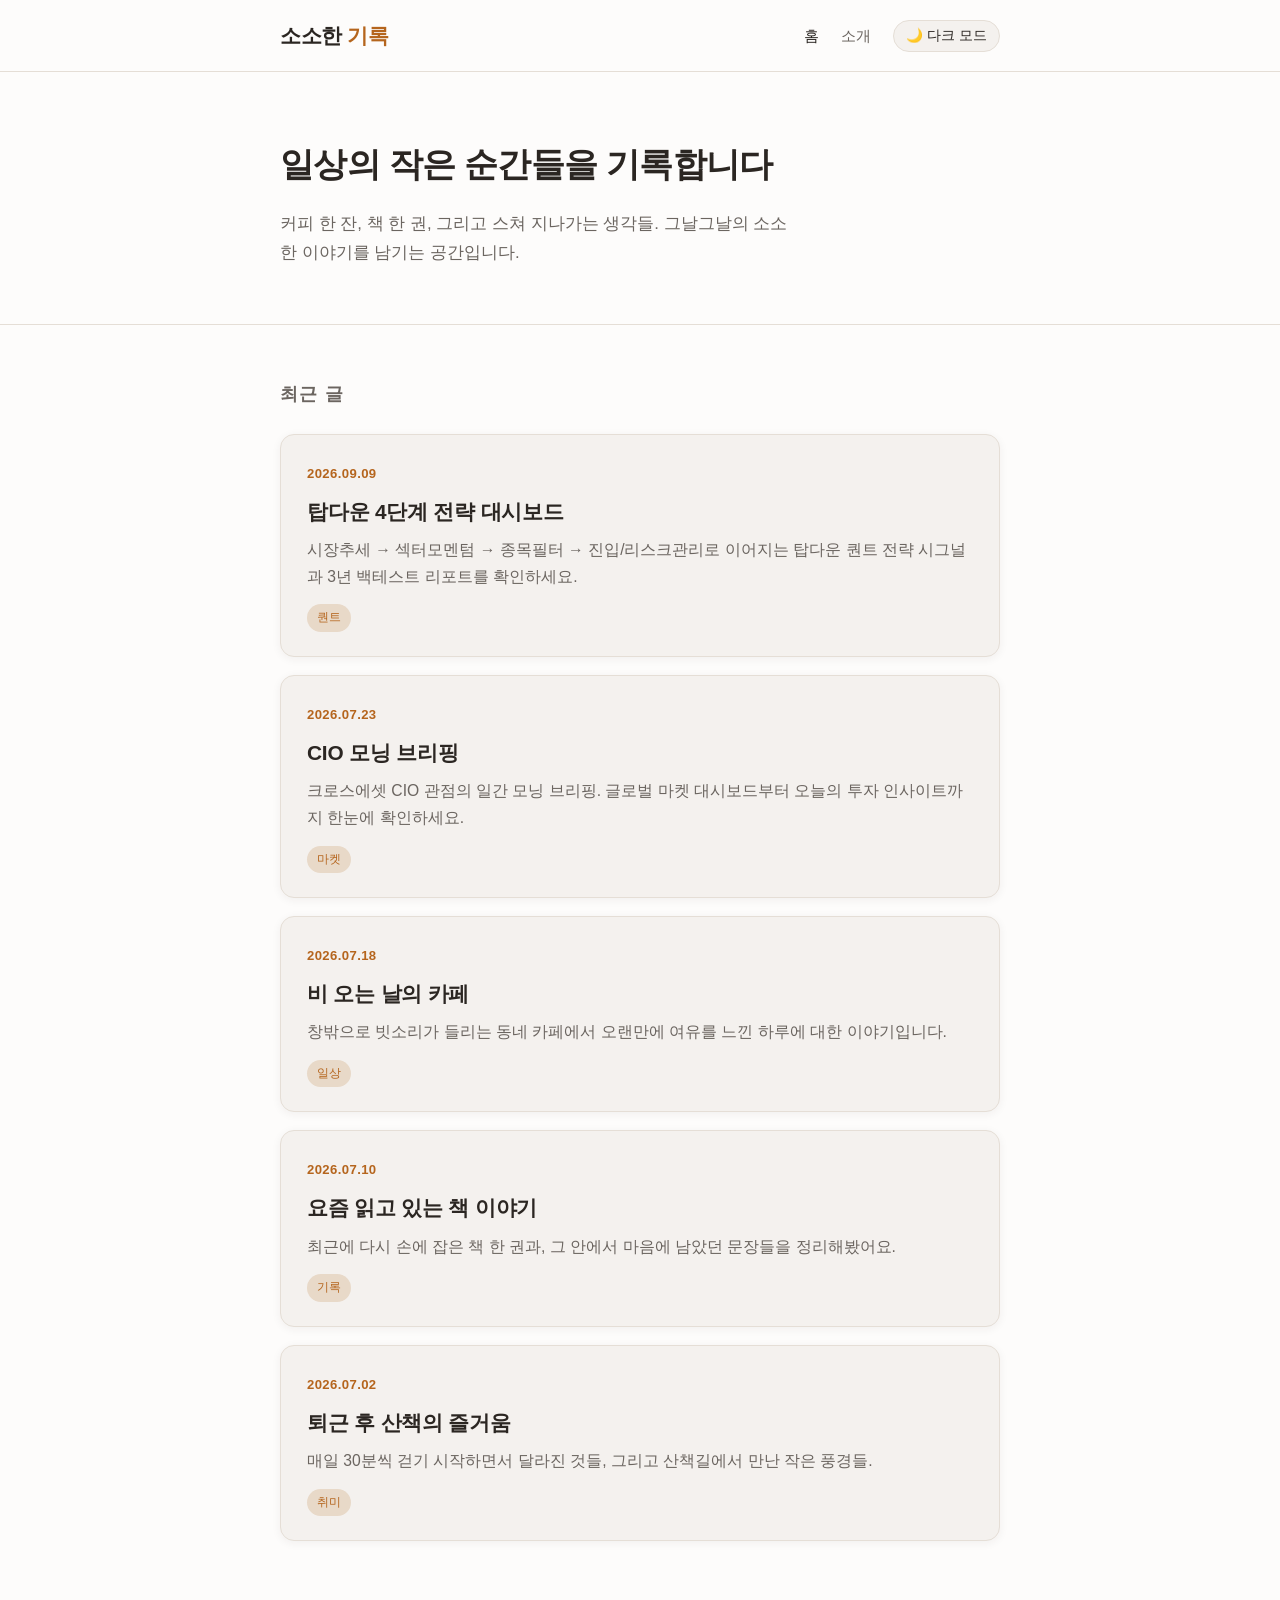
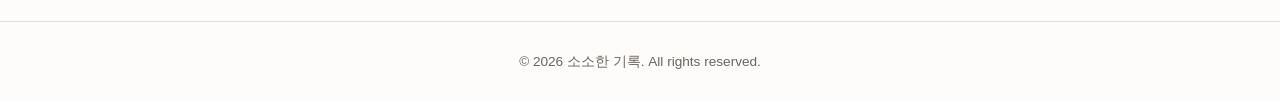
<file: index.html>
<!DOCTYPE html>
<html lang="ko">
<head>
  <meta charset="UTF-8" />
  <meta name="viewport" content="width=device-width, initial-scale=1.0" />
  <title>소소한 기록</title>
  <link rel="stylesheet" href="css/style.css" />
</head>
<body>
  <header class="site-header">
    <div class="header-inner">
      <a href="index.html" class="logo">소소한 <span>기록</span></a>
      <nav class="main-nav">
        <a href="index.html" class="active">홈</a>
        <a href="about.html">소개</a>
        <button id="theme-toggle" type="button">🌙 다크 모드</button>
      </nav>
    </div>
  </header>

  <section class="hero">
    <div class="container">
      <h1>일상의 작은 순간들을 기록합니다</h1>
      <p>커피 한 잔, 책 한 권, 그리고 스쳐 지나가는 생각들. 그날그날의 소소한 이야기를 남기는 공간입니다.</p>
    </div>
  </section>

  <main>
    <div class="container">
      <h2 class="section-title">최근 글</h2>
      <div class="post-list">
        <a class="post-card" href="topdown-strategy.html">
          <span class="post-date">2026.09.09</span>
          <h2>탑다운 4단계 전략 대시보드</h2>
          <p>시장추세 → 섹터모멘텀 → 종목필터 → 진입/리스크관리로 이어지는 탑다운 퀀트 전략 시그널과 3년 백테스트 리포트를 확인하세요.</p>
          <span class="tag">퀀트</span>
        </a>
        <a class="post-card" href="morning-briefing.html">
          <span class="post-date">2026.07.23</span>
          <h2>CIO 모닝 브리핑</h2>
          <p>크로스에셋 CIO 관점의 일간 모닝 브리핑. 글로벌 마켓 대시보드부터 오늘의 투자 인사이트까지 한눈에 확인하세요.</p>
          <span class="tag">마켓</span>
        </a>
        <a class="post-card" href="posts/post-1.html">
          <span class="post-date">2026.07.18</span>
          <h2>비 오는 날의 카페</h2>
          <p>창밖으로 빗소리가 들리는 동네 카페에서 오랜만에 여유를 느낀 하루에 대한 이야기입니다.</p>
          <span class="tag">일상</span>
        </a>
        <a class="post-card" href="posts/post-2.html">
          <span class="post-date">2026.07.10</span>
          <h2>요즘 읽고 있는 책 이야기</h2>
          <p>최근에 다시 손에 잡은 책 한 권과, 그 안에서 마음에 남았던 문장들을 정리해봤어요.</p>
          <span class="tag">기록</span>
        </a>
        <a class="post-card" href="posts/post-3.html">
          <span class="post-date">2026.07.02</span>
          <h2>퇴근 후 산책의 즐거움</h2>
          <p>매일 30분씩 걷기 시작하면서 달라진 것들, 그리고 산책길에서 만난 작은 풍경들.</p>
          <span class="tag">취미</span>
        </a>
      </div>
    </div>
  </main>

  <footer class="site-footer">
    <div class="container">
      &copy; 2026 소소한 기록. All rights reserved.
    </div>
  </footer>

  <script src="js/script.js"></script>
</body>
</html>
</file>
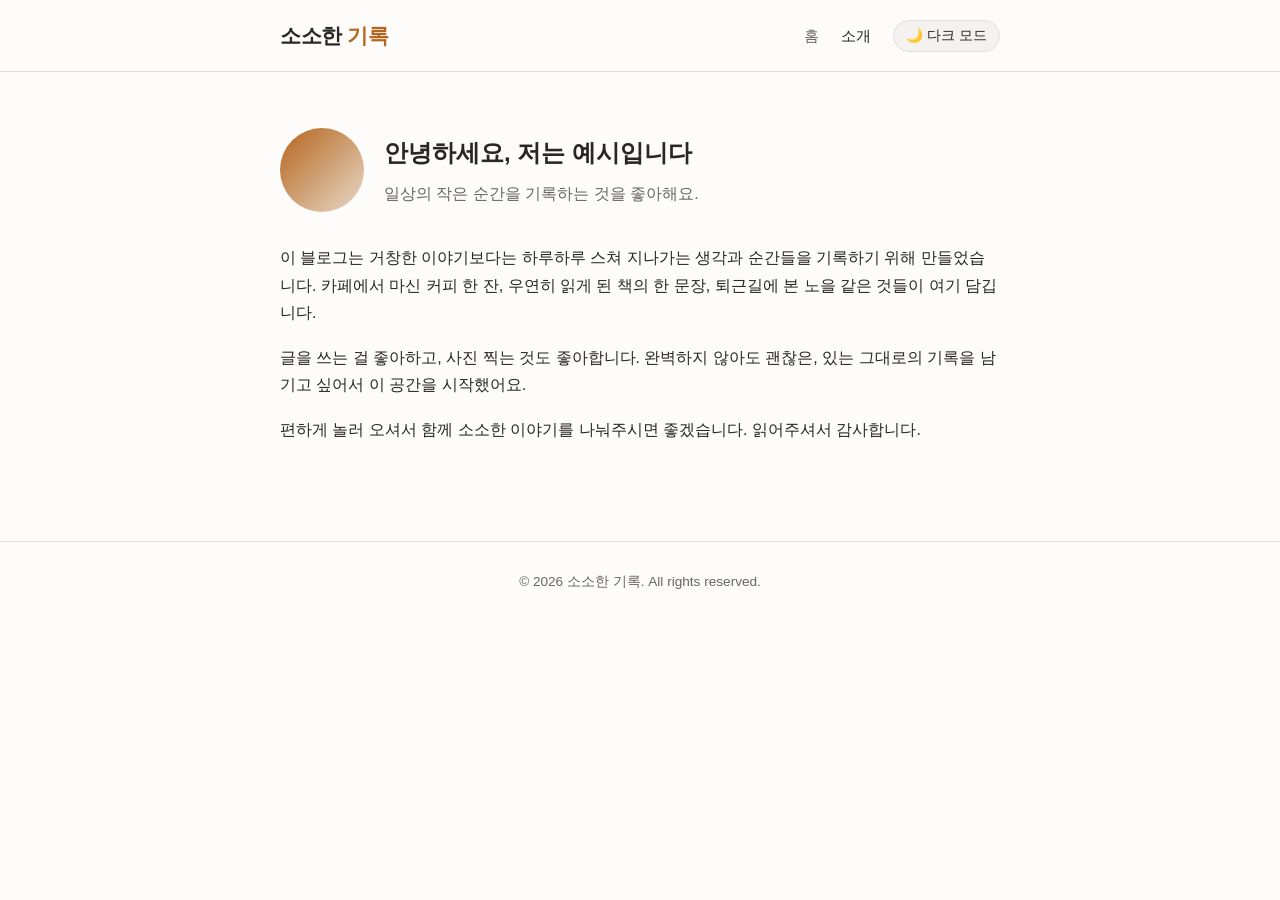
<file: about.html>
<!DOCTYPE html>
<html lang="ko">
<head>
  <meta charset="UTF-8" />
  <meta name="viewport" content="width=device-width, initial-scale=1.0" />
  <title>소개 - 소소한 기록</title>
  <link rel="stylesheet" href="css/style.css" />
</head>
<body class="about-page">
  <header class="site-header">
    <div class="header-inner">
      <a href="index.html" class="logo">소소한 <span>기록</span></a>
      <nav class="main-nav">
        <a href="index.html">홈</a>
        <a href="about.html" class="active">소개</a>
        <button id="theme-toggle" type="button">🌙 다크 모드</button>
      </nav>
    </div>
  </header>

  <main>
    <div class="container">
      <div class="profile">
        <div class="avatar"></div>
        <div>
          <h1>안녕하세요, 저는 예시입니다</h1>
          <p>일상의 작은 순간을 기록하는 것을 좋아해요.</p>
        </div>
      </div>

      <div class="about-content">
        <p>
          이 블로그는 거창한 이야기보다는 하루하루 스쳐 지나가는 생각과 순간들을 기록하기 위해 만들었습니다.
          카페에서 마신 커피 한 잔, 우연히 읽게 된 책의 한 문장, 퇴근길에 본 노을 같은 것들이 여기 담깁니다.
        </p>
        <p>
          글을 쓰는 걸 좋아하고, 사진 찍는 것도 좋아합니다. 완벽하지 않아도 괜찮은, 있는 그대로의 기록을
          남기고 싶어서 이 공간을 시작했어요.
        </p>
        <p>
          편하게 놀러 오셔서 함께 소소한 이야기를 나눠주시면 좋겠습니다. 읽어주셔서 감사합니다.
        </p>
      </div>
    </div>
  </main>

  <footer class="site-footer">
    <div class="container">
      &copy; 2026 소소한 기록. All rights reserved.
    </div>
  </footer>

  <script src="js/script.js"></script>
</body>
</html>
</file>
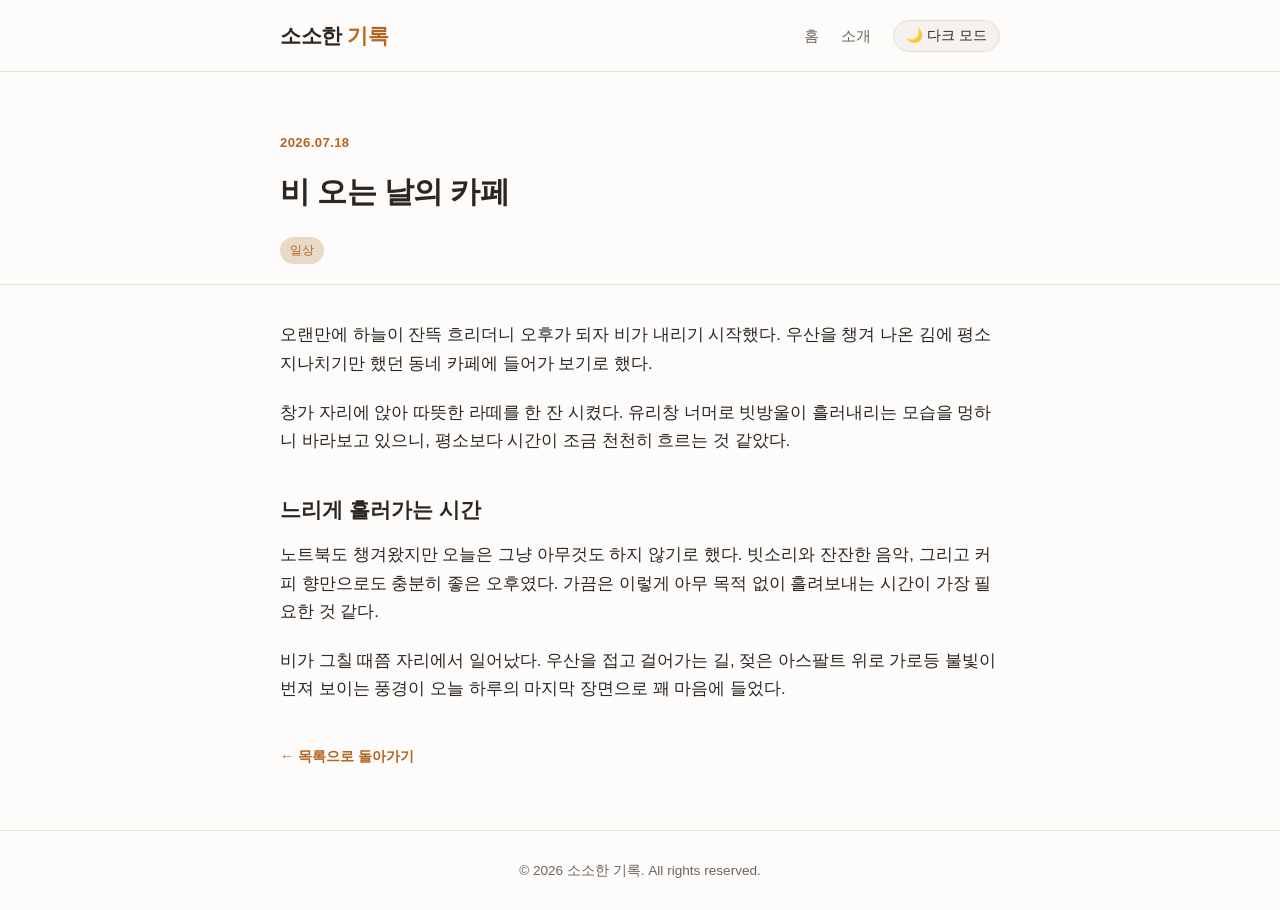
<file: posts/post-1.html>
<!DOCTYPE html>
<html lang="ko">
<head>
  <meta charset="UTF-8" />
  <meta name="viewport" content="width=device-width, initial-scale=1.0" />
  <title>비 오는 날의 카페 - 소소한 기록</title>
  <link rel="stylesheet" href="../css/style.css" />
</head>
<body class="post-detail">
  <header class="site-header">
    <div class="header-inner">
      <a href="../index.html" class="logo">소소한 <span>기록</span></a>
      <nav class="main-nav">
        <a href="../index.html">홈</a>
        <a href="../about.html">소개</a>
        <button id="theme-toggle" type="button">🌙 다크 모드</button>
      </nav>
    </div>
  </header>

  <header class="post-head">
    <div class="container">
      <span class="post-date">2026.07.18</span>
      <h1>비 오는 날의 카페</h1>
      <span class="tag">일상</span>
    </div>
  </header>

  <article class="post-body">
    <div class="container">
      <p>
        오랜만에 하늘이 잔뜩 흐리더니 오후가 되자 비가 내리기 시작했다. 우산을 챙겨 나온 김에
        평소 지나치기만 했던 동네 카페에 들어가 보기로 했다.
      </p>
      <p>
        창가 자리에 앉아 따뜻한 라떼를 한 잔 시켰다. 유리창 너머로 빗방울이 흘러내리는 모습을
        멍하니 바라보고 있으니, 평소보다 시간이 조금 천천히 흐르는 것 같았다.
      </p>
      <h2>느리게 흘러가는 시간</h2>
      <p>
        노트북도 챙겨왔지만 오늘은 그냥 아무것도 하지 않기로 했다. 빗소리와 잔잔한 음악, 그리고
        커피 향만으로도 충분히 좋은 오후였다. 가끔은 이렇게 아무 목적 없이 흘려보내는 시간이
        가장 필요한 것 같다.
      </p>
      <p>
        비가 그칠 때쯤 자리에서 일어났다. 우산을 접고 걸어가는 길, 젖은 아스팔트 위로 가로등
        불빛이 번져 보이는 풍경이 오늘 하루의 마지막 장면으로 꽤 마음에 들었다.
      </p>

      <a class="back-link" href="../index.html">← 목록으로 돌아가기</a>
    </div>
  </article>

  <footer class="site-footer">
    <div class="container">
      &copy; 2026 소소한 기록. All rights reserved.
    </div>
  </footer>

  <script src="../js/script.js"></script>
</body>
</html>
</file>
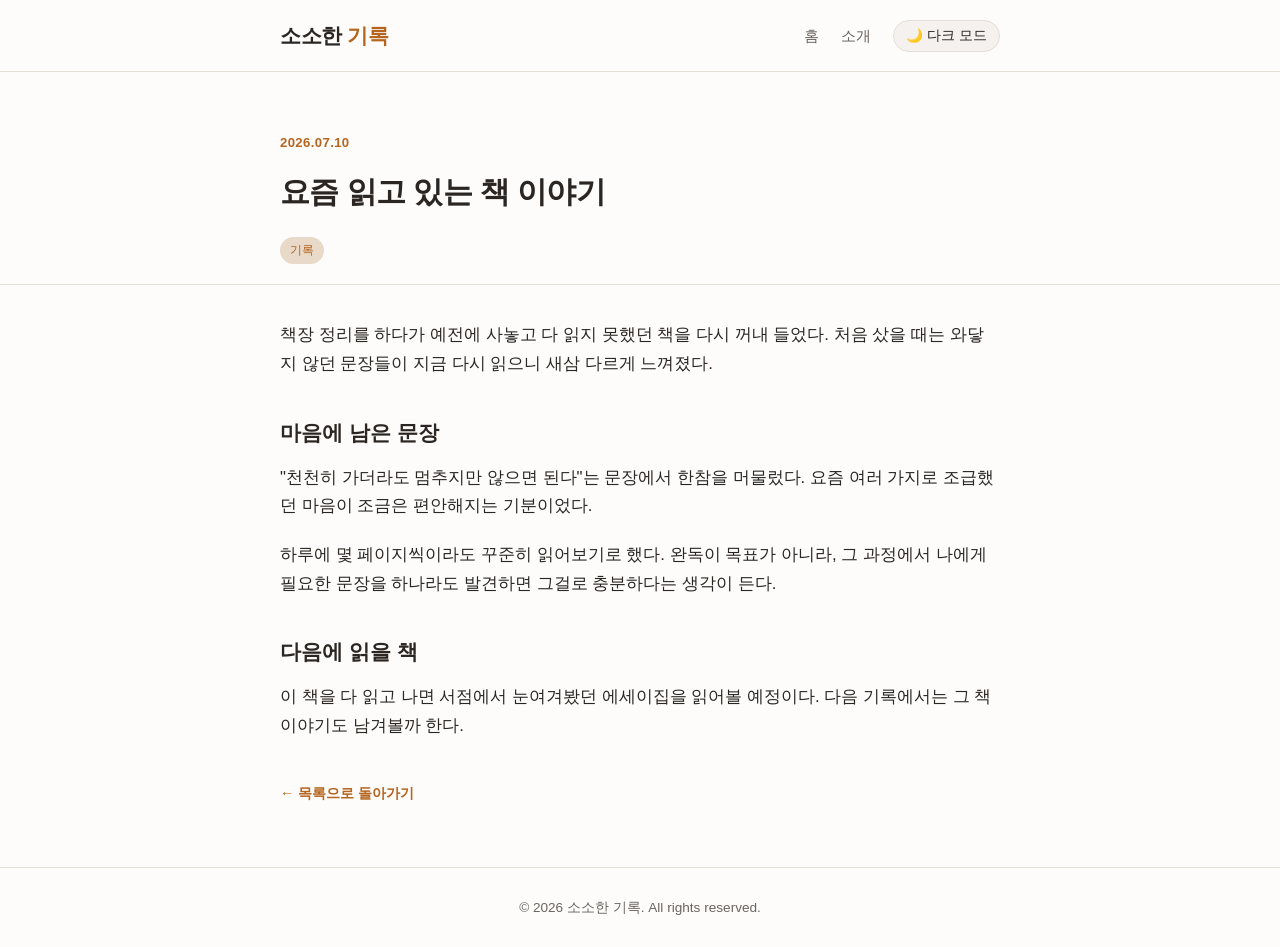
<file: posts/post-2.html>
<!DOCTYPE html>
<html lang="ko">
<head>
  <meta charset="UTF-8" />
  <meta name="viewport" content="width=device-width, initial-scale=1.0" />
  <title>요즘 읽고 있는 책 이야기 - 소소한 기록</title>
  <link rel="stylesheet" href="../css/style.css" />
</head>
<body class="post-detail">
  <header class="site-header">
    <div class="header-inner">
      <a href="../index.html" class="logo">소소한 <span>기록</span></a>
      <nav class="main-nav">
        <a href="../index.html">홈</a>
        <a href="../about.html">소개</a>
        <button id="theme-toggle" type="button">🌙 다크 모드</button>
      </nav>
    </div>
  </header>

  <header class="post-head">
    <div class="container">
      <span class="post-date">2026.07.10</span>
      <h1>요즘 읽고 있는 책 이야기</h1>
      <span class="tag">기록</span>
    </div>
  </header>

  <article class="post-body">
    <div class="container">
      <p>
        책장 정리를 하다가 예전에 사놓고 다 읽지 못했던 책을 다시 꺼내 들었다. 처음 샀을 때는
        와닿지 않던 문장들이 지금 다시 읽으니 새삼 다르게 느껴졌다.
      </p>
      <h2>마음에 남은 문장</h2>
      <p>
        "천천히 가더라도 멈추지만 않으면 된다"는 문장에서 한참을 머물렀다. 요즘 여러 가지로
        조급했던 마음이 조금은 편안해지는 기분이었다.
      </p>
      <p>
        하루에 몇 페이지씩이라도 꾸준히 읽어보기로 했다. 완독이 목표가 아니라, 그 과정에서
        나에게 필요한 문장을 하나라도 발견하면 그걸로 충분하다는 생각이 든다.
      </p>
      <h2>다음에 읽을 책</h2>
      <p>
        이 책을 다 읽고 나면 서점에서 눈여겨봤던 에세이집을 읽어볼 예정이다. 다음 기록에서는
        그 책 이야기도 남겨볼까 한다.
      </p>

      <a class="back-link" href="../index.html">← 목록으로 돌아가기</a>
    </div>
  </article>

  <footer class="site-footer">
    <div class="container">
      &copy; 2026 소소한 기록. All rights reserved.
    </div>
  </footer>

  <script src="../js/script.js"></script>
</body>
</html>
</file>
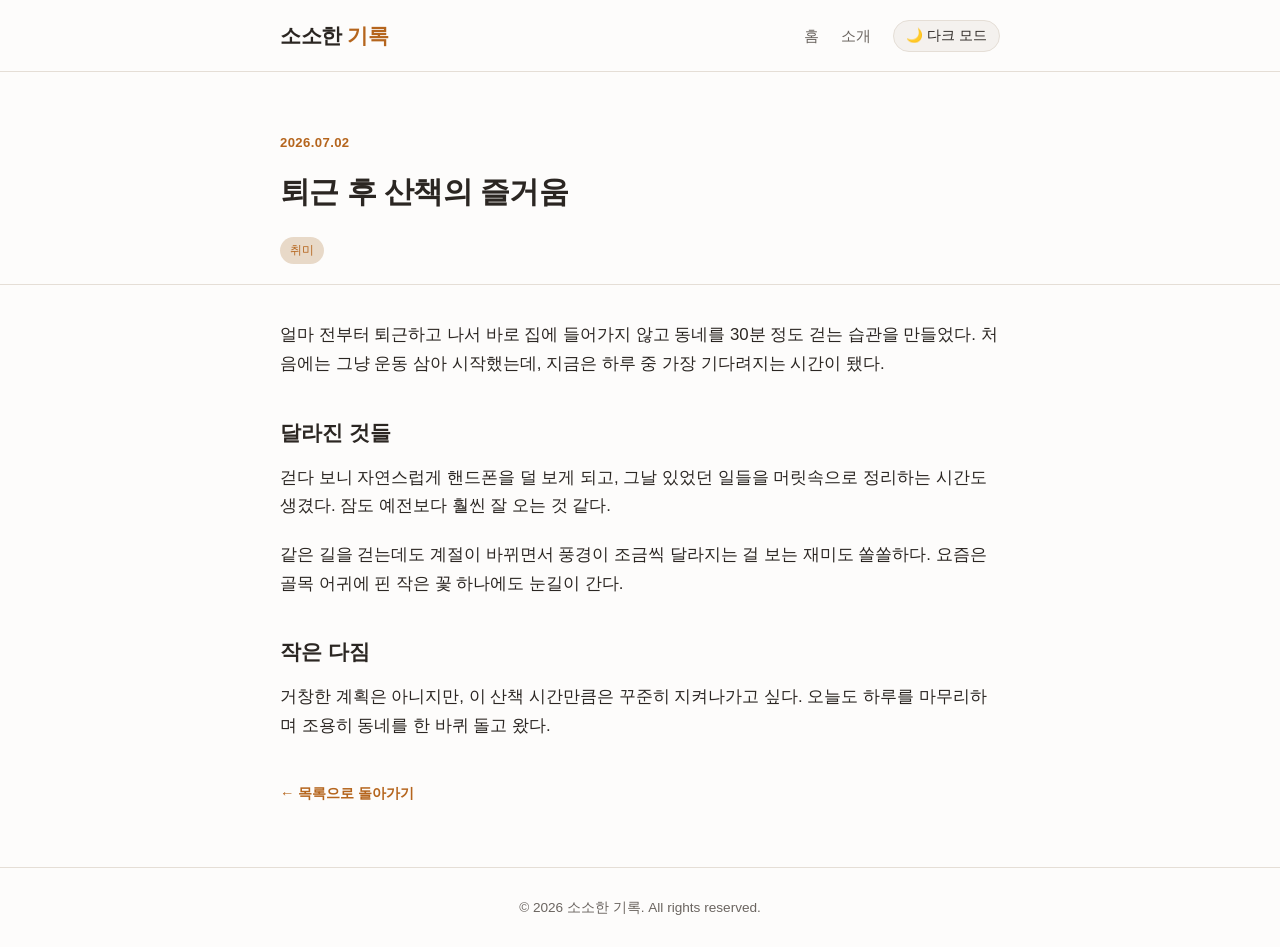
<file: posts/post-3.html>
<!DOCTYPE html>
<html lang="ko">
<head>
  <meta charset="UTF-8" />
  <meta name="viewport" content="width=device-width, initial-scale=1.0" />
  <title>퇴근 후 산책의 즐거움 - 소소한 기록</title>
  <link rel="stylesheet" href="../css/style.css" />
</head>
<body class="post-detail">
  <header class="site-header">
    <div class="header-inner">
      <a href="../index.html" class="logo">소소한 <span>기록</span></a>
      <nav class="main-nav">
        <a href="../index.html">홈</a>
        <a href="../about.html">소개</a>
        <button id="theme-toggle" type="button">🌙 다크 모드</button>
      </nav>
    </div>
  </header>

  <header class="post-head">
    <div class="container">
      <span class="post-date">2026.07.02</span>
      <h1>퇴근 후 산책의 즐거움</h1>
      <span class="tag">취미</span>
    </div>
  </header>

  <article class="post-body">
    <div class="container">
      <p>
        얼마 전부터 퇴근하고 나서 바로 집에 들어가지 않고 동네를 30분 정도 걷는 습관을
        만들었다. 처음에는 그냥 운동 삼아 시작했는데, 지금은 하루 중 가장 기다려지는
        시간이 됐다.
      </p>
      <h2>달라진 것들</h2>
      <p>
        걷다 보니 자연스럽게 핸드폰을 덜 보게 되고, 그날 있었던 일들을 머릿속으로
        정리하는 시간도 생겼다. 잠도 예전보다 훨씬 잘 오는 것 같다.
      </p>
      <p>
        같은 길을 걷는데도 계절이 바뀌면서 풍경이 조금씩 달라지는 걸 보는 재미도 쏠쏠하다.
        요즘은 골목 어귀에 핀 작은 꽃 하나에도 눈길이 간다.
      </p>
      <h2>작은 다짐</h2>
      <p>
        거창한 계획은 아니지만, 이 산책 시간만큼은 꾸준히 지켜나가고 싶다. 오늘도
        하루를 마무리하며 조용히 동네를 한 바퀴 돌고 왔다.
      </p>

      <a class="back-link" href="../index.html">← 목록으로 돌아가기</a>
    </div>
  </article>

  <footer class="site-footer">
    <div class="container">
      &copy; 2026 소소한 기록. All rights reserved.
    </div>
  </footer>

  <script src="../js/script.js"></script>
</body>
</html>
</file>
<file: css/style.css>
:root {
  --bg: #fdfcfb;
  --bg-alt: #f4f1ee;
  --text: #2b2622;
  --text-muted: #6b6560;
  --accent: #b5651d;
  --accent-soft: #e8d9c8;
  --border: #e5ded6;
  --card-shadow: 0 2px 10px rgba(43, 38, 34, 0.06);
  --max-width: 760px;
}

:root[data-theme="dark"] {
  --bg: #1c1a18;
  --bg-alt: #262320;
  --text: #ece7e1;
  --text-muted: #a89f96;
  --accent: #e0a458;
  --accent-soft: #3a2f22;
  --border: #38332e;
  --card-shadow: 0 2px 10px rgba(0, 0, 0, 0.3);
}

* {
  box-sizing: border-box;
}

html {
  scroll-behavior: smooth;
}

body {
  margin: 0;
  font-family: "Pretendard", "Apple SD Gothic Neo", "Noto Sans KR", sans-serif;
  background: var(--bg);
  color: var(--text);
  line-height: 1.7;
  transition: background 0.25s ease, color 0.25s ease;
}

a {
  color: inherit;
  text-decoration: none;
}

.container {
  max-width: var(--max-width);
  margin: 0 auto;
  padding: 0 20px;
}

header.site-header {
  border-bottom: 1px solid var(--border);
  background: var(--bg);
  position: sticky;
  top: 0;
  z-index: 10;
}

.header-inner {
  max-width: var(--max-width);
  margin: 0 auto;
  padding: 18px 20px;
  display: flex;
  align-items: center;
  justify-content: space-between;
}

.logo {
  font-size: 1.3rem;
  font-weight: 700;
  letter-spacing: -0.02em;
}

.logo span {
  color: var(--accent);
}

nav.main-nav {
  display: flex;
  align-items: center;
  gap: 22px;
}

nav.main-nav a {
  font-size: 0.95rem;
  color: var(--text-muted);
  transition: color 0.2s ease;
}

nav.main-nav a:hover,
nav.main-nav a.active {
  color: var(--text);
}

#theme-toggle {
  border: 1px solid var(--border);
  background: var(--bg-alt);
  color: var(--text);
  border-radius: 20px;
  padding: 6px 12px;
  cursor: pointer;
  font-size: 0.85rem;
  font-family: inherit;
}

#theme-toggle:hover {
  border-color: var(--accent);
}

.hero {
  padding: 64px 0 40px;
  border-bottom: 1px solid var(--border);
}

.hero h1 {
  font-size: 2.1rem;
  margin: 0 0 12px;
  letter-spacing: -0.02em;
}

.hero p {
  color: var(--text-muted);
  font-size: 1.05rem;
  max-width: 520px;
}

main {
  padding: 40px 0 80px;
}

.section-title {
  font-size: 1.1rem;
  color: var(--text-muted);
  text-transform: uppercase;
  letter-spacing: 0.08em;
  margin-bottom: 24px;
}

.post-list {
  display: flex;
  flex-direction: column;
  gap: 18px;
}

.post-card {
  background: var(--bg-alt);
  border: 1px solid var(--border);
  border-radius: 14px;
  padding: 24px 26px;
  box-shadow: var(--card-shadow);
  transition: transform 0.2s ease, border-color 0.2s ease;
  display: block;
}

.post-card:hover {
  transform: translateY(-2px);
  border-color: var(--accent);
}

.post-date {
  font-size: 0.82rem;
  color: var(--accent);
  font-weight: 600;
  letter-spacing: 0.03em;
}

.post-card h2 {
  margin: 8px 0 8px;
  font-size: 1.3rem;
  letter-spacing: -0.01em;
}

.post-card p {
  margin: 0;
  color: var(--text-muted);
  font-size: 0.98rem;
}

.tag {
  display: inline-block;
  margin-top: 14px;
  font-size: 0.78rem;
  color: var(--accent);
  background: var(--accent-soft);
  padding: 3px 10px;
  border-radius: 999px;
}

/* Post detail page */
.post-detail header.post-head {
  padding: 56px 0 20px;
  border-bottom: 1px solid var(--border);
}

.post-detail .post-head h1 {
  font-size: 1.9rem;
  margin: 10px 0 6px;
  letter-spacing: -0.02em;
}

.post-body {
  padding: 36px 0 60px;
  font-size: 1.05rem;
}

.post-body p {
  margin: 0 0 20px;
}

.post-body h2 {
  font-size: 1.3rem;
  margin: 36px 0 14px;
}

.back-link {
  display: inline-block;
  margin-top: 20px;
  color: var(--accent);
  font-weight: 600;
  font-size: 0.9rem;
}

.back-link:hover {
  text-decoration: underline;
}

/* About page */
.about-page main {
  padding-top: 56px;
}

.profile {
  display: flex;
  align-items: center;
  gap: 20px;
  margin-bottom: 32px;
}

.avatar {
  width: 84px;
  height: 84px;
  border-radius: 50%;
  background: linear-gradient(135deg, var(--accent), var(--accent-soft));
  flex-shrink: 0;
}

.profile h1 {
  margin: 0 0 6px;
  font-size: 1.5rem;
}

.profile p {
  margin: 0;
  color: var(--text-muted);
}

.about-content p {
  margin: 0 0 18px;
}

footer.site-footer {
  border-top: 1px solid var(--border);
  padding: 28px 0;
  color: var(--text-muted);
  font-size: 0.85rem;
  text-align: center;
}

@media (max-width: 560px) {
  .header-inner {
    flex-direction: column;
    gap: 12px;
  }
  nav.main-nav {
    gap: 14px;
  }
  .hero h1 {
    font-size: 1.7rem;
  }
}
</file>
